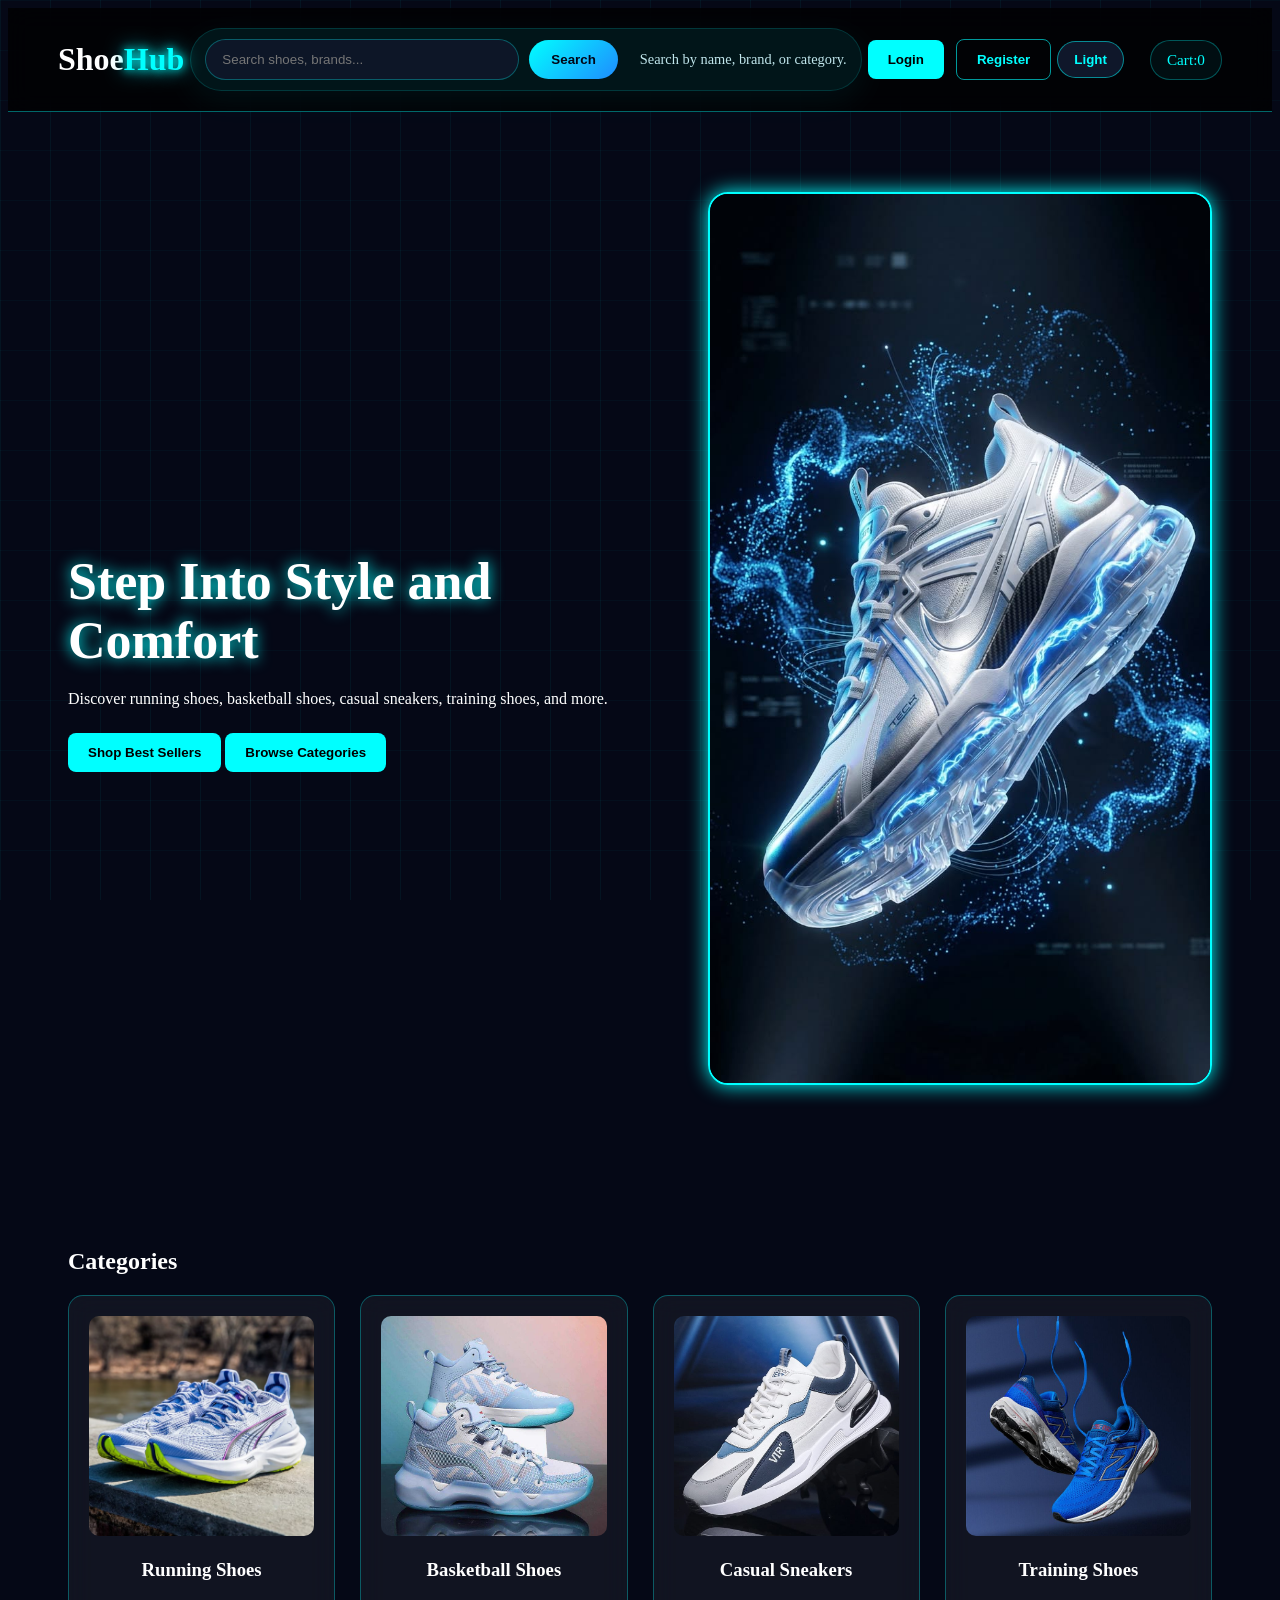
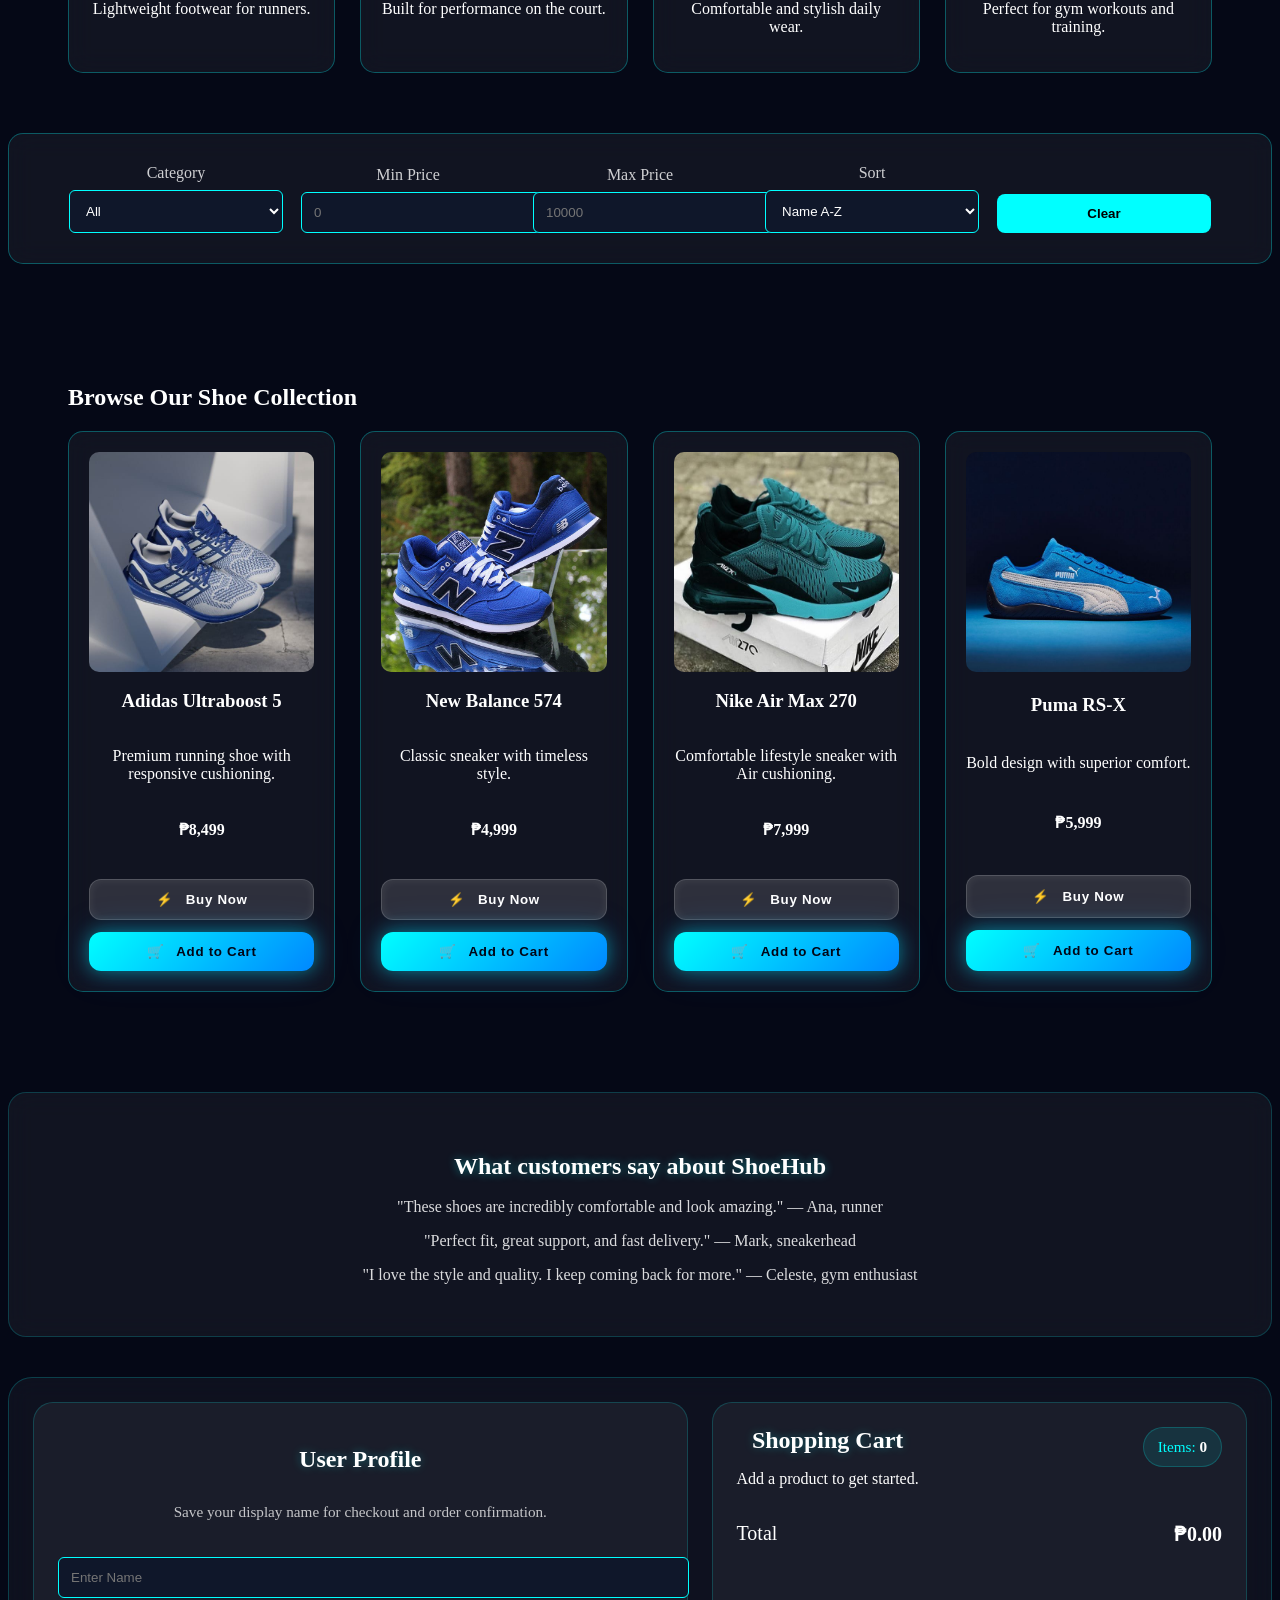
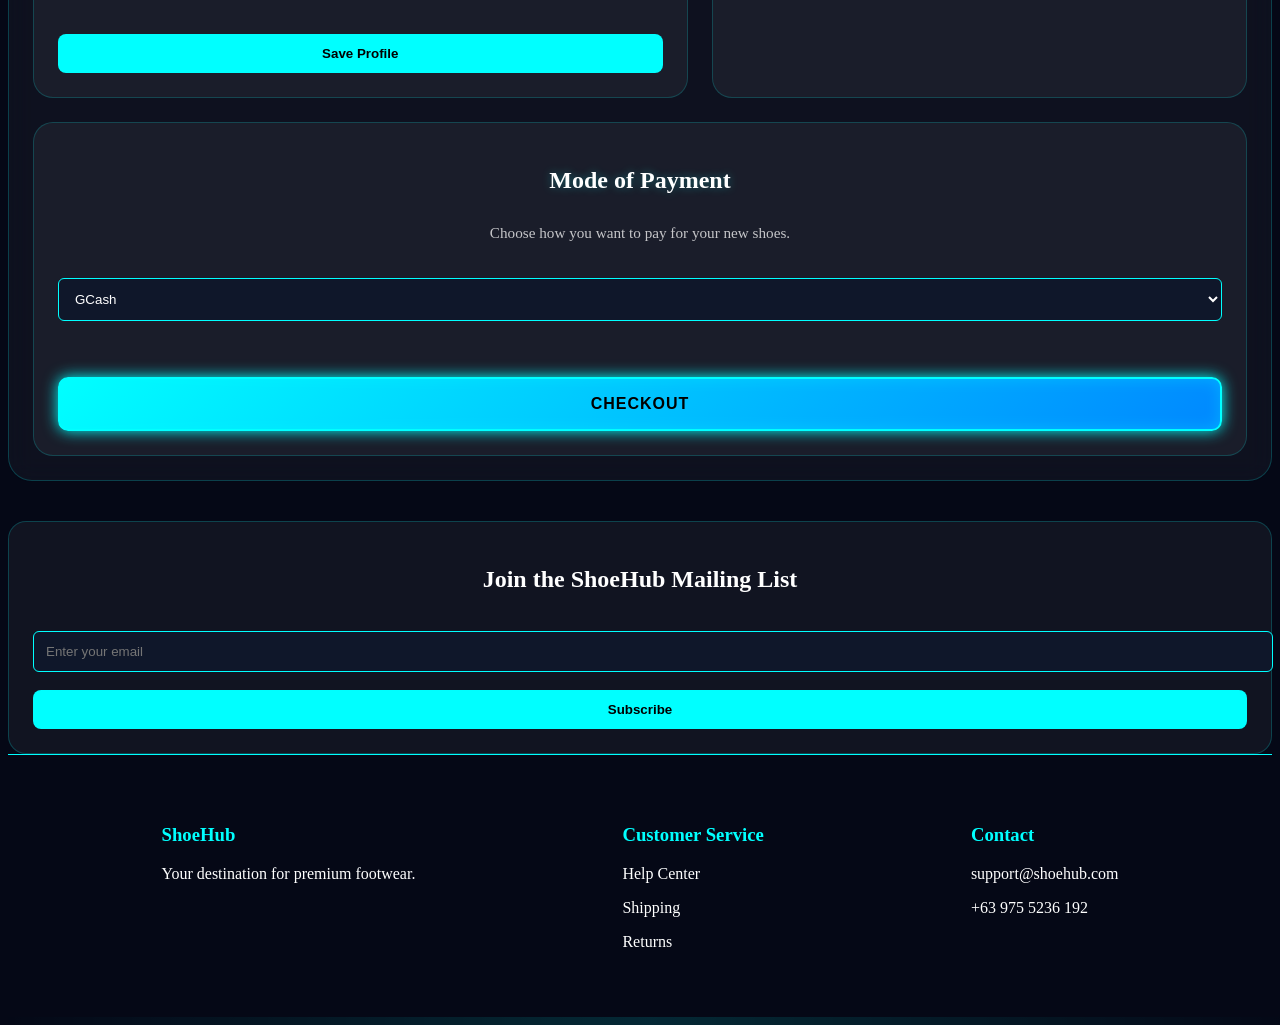
<file: index.html>
<!DOCTYPE html>
<html lang="en">
<head>
<meta charset="UTF-8">
<meta name="viewport" content="width=device-width, initial-scale=1.0">
<title>ShoeHub</title>
<link rel="stylesheet" href="style.css">
</head>
<body>

<header>
    <div class="logo">Shoe<span>Hub</span></div>

    <div class="search-box">
        <input type="text" id="searchInput" placeholder="Search shoes, brands...">
        <button type="button" onclick="searchProduct()">Search</button>
        <span id="searchMessage" class="search-message"></span>
    </div>

    <div class="nav-buttons"></div>
    <button id="themeToggle" class="theme-toggle" type="button">Light</button>
    <div class="cart-badge">Cart: <span id="cart-count">0</span></div>
</header>

<section class="hero">
    <div class="hero-text">
        <h1>Step Into Style and Comfort</h1>
        <p>
            Discover running shoes, basketball shoes,
            casual sneakers, training shoes, and more.
        </p>

        <button class="primary" onclick="document.querySelector('.products').scrollIntoView()">
            Shop Best Sellers
        </button>

        <button onclick="document.querySelector('.categories').scrollIntoView()">
            Browse Categories
        </button>
    </div>

    <div class="hero-image">
        <img src="images/banner.jpg" alt="Stylish shoes">

    </div>
</section>

<section class="categories">
    <h2>Categories</h2>

    <div class="category-grid">

        <div class="card">
            <img src="images/shoes.avif" alt="Running Shoes">
            <h3>Running Shoes</h3>
            <p>Lightweight footwear for runners.</p>
        </div>

        <div class="card">
            <img src="images/basketball-shoes.jpg" alt="Basketball Shoes">
            <h3>Basketball Shoes</h3>
            <p>Built for performance on the court.</p>
        </div>

        <div class="card">
            <img src="images/casual-shoes.avif" alt="Casual Sneakers">
            <h3>Casual Sneakers</h3>
            <p>Comfortable and stylish daily wear.</p>
        </div>

        <div class="card">
            <img src="images/training-shoes.avif" alt="Training Shoes">
            <h3>Training Shoes</h3>
            <p>Perfect for gym workouts and training.</p>
        </div>

    </div>
</section>

<section class="product-controls card">
    <div class="filter-row">
        <div class="filter-group">
            <label for="categoryFilter">Category</label>
            <select id="categoryFilter">
                <option value="All">All</option>
                <option value="Running">Running</option>
                <option value="Basketball">Basketball</option>
                <option value="Casual">Casual</option>
                <option value="Training">Training</option>
            </select>
        </div>
        <div class="filter-group">
            <label for="minPriceFilter">Min Price</label>
            <input id="minPriceFilter" type="number" placeholder="0">
        </div>
        <div class="filter-group">
            <label for="maxPriceFilter">Max Price</label>
            <input id="maxPriceFilter" type="number" placeholder="10000">
        </div>
        <div class="filter-group">
            <label for="sortFilter">Sort</label>
            <select id="sortFilter">
                <option value="name-asc">Name A-Z</option>
                <option value="name-desc">Name Z-A</option>
                <option value="price-asc">Price Low-High</option>
                <option value="price-desc">Price High-Low</option>
            </select>
        </div>
        <div class="filter-group filter-action">
            <button type="button" id="clearFilters">Clear</button>
        </div>
    </div>
</section>

<section class="products">
    <h2>Browse Our Shoe Collection</h2>

    <div class="product-grid">

        <div class="product-card" data-category="Running" data-price="7999">
            <img src="images/nike-air-max.avif" alt="Nike Air Max 270">
            <h3>Nike Air Max 270</h3>
            <p>Comfortable lifestyle sneaker with Air cushioning.</p>
            <h4>₱7,999</h4>

            <div class="product-actions">
                <button class="buy-btn" onclick="buyNow('Nike Air Max 270', 7999)">
                    Buy Now
                </button>

                <button class="cart-btn" onclick="addToCart('Nike Air Max 270', 7999, this)">
                    Add to Cart
                </button>
            </div>
        </div>

        <div class="product-card" data-category="Running" data-price="8499">
            <img src="images/adidas-ultraboost.avif" alt="Adidas Ultraboost">
            <h3>Adidas Ultraboost 5</h3>
            <p>Premium running shoe with responsive cushioning.</p>
            <h4>₱8,499</h4>

            <div class="product-actions">
                <button class="buy-btn" onclick="buyNow('Adidas Ultraboost 5', 8499)">
                    Buy Now
                </button>

                <button class="cart-btn" onclick="addToCart('Adidas Ultraboost 5', 8499, this)">
                    Add to Cart
                </button>
            </div>
        </div>

        <div class="product-card" data-category="Casual" data-price="5999">
            <img src="images/puma-rsx.jpg" alt="Puma RS-X">
            <h3>Puma RS-X</h3>
            <p>Bold design with superior comfort.</p>
            <h4>₱5,999</h4>

            <div class="product-actions">
                <button class="buy-btn" onclick="buyNow('Puma RS-X', 5999)">
                    Buy Now
                </button>

                <button class="cart-btn" onclick="addToCart('Puma RS-X', 5999, this)">
                    Add to Cart
                </button>
            </div>
        </div>

        <div class="product-card" data-category="Casual" data-price="4999">
            <img src="images/newbalance-574.jpg" alt="New Balance 574">
            <h3>New Balance 574</h3>
            <p>Classic sneaker with timeless style.</p>
            <h4>₱4,999</h4>

            <div class="product-actions">
                <button class="buy-btn" onclick="buyNow('New Balance 574', 4999)">
                    Buy Now
                </button>

                <button class="cart-btn" onclick="addToCart('New Balance 574', 4999, this)">
                    Add to Cart
                </button>
            </div>
        </div>

    </div>

</section>

<section class="testimonials card">
    <h2>What customers say about ShoeHub</h2>
    <p>"These shoes are incredibly comfortable and look amazing." — Ana, runner</p>
    <p>"Perfect fit, great support, and fast delivery." — Mark, sneakerhead</p>
    <p>"I love the style and quality. I keep coming back for more." — Celeste, gym enthusiast</p>
</section>

<section class="checkout-panel card">
    <div class="checkout-preview">
        <section class="profile panel-card">
            <h2>User Profile</h2>
            <p class="panel-note">Save your display name for checkout and order confirmation.</p>
            <input type="text" id="username" placeholder="Enter Name">
            <button onclick="saveProfile()">Save Profile</button>
        </section>

        <section class="cart panel-card">
            <div class="cart-header">
                <div>
                    <h2>Shopping Cart</h2>
                    <p id="cart-status">Add a product to get started.</p>
                </div>
                <span class="cart-count">Items: <strong id="cart-count-display">0</strong></span>
            </div>
            <ul id="cart-items"></ul>
            <div class="cart-total">
                <span>Total</span>
                <strong>₱<span id="total">0</span></strong>
            </div>
        </section>
    </div>

    <section class="payment panel-card">
        <h2>Mode of Payment</h2>
        <p class="panel-note">Choose how you want to pay for your new shoes.</p>
        <select id="payment">
            <option>GCash</option>
            <option>Maya</option>
            <option>Cash on Delivery</option>
            <option>Bank Transfer</option>
        </select>
        <div class="checkout-actions">
            <button class="checkout-btn" onclick="goToCheckout()">Checkout</button>
        </div>
    </section>
</section>

<section id="checkoutPrompt" class="checkout-prompt" style="display:none;">
    <div class="prompt-copy">
        <p>Item added to the bag.</p>
        <strong id="promptItemCount">Ready to checkout?</strong>
    </div>
    <button class="checkout-btn" type="button" onclick="goToCheckout()">Go to Checkout</button>
</section>

<section class="newsletter">
    <h2>Join the ShoeHub Mailing List</h2>

    <input type="email" id="email" placeholder="Enter your email">
    <button onclick="subscribe()">Subscribe</button>
</section>

<footer>
    <div>
        <h3>ShoeHub</h3>
        <p>Your destination for premium footwear.</p>
    </div>

    <div>
        <h3>Customer Service</h3>
        <p>Help Center</p>
        <p>Shipping</p>
        <p>Returns</p>
    </div>

    <div>
        <h3>Contact</h3>
        <p>support@shoehub.com</p>
        <p>+63 975 5236 192</p>
    </div>
</footer>

<script src="script.js"></script>

</body>
</html>
</file>
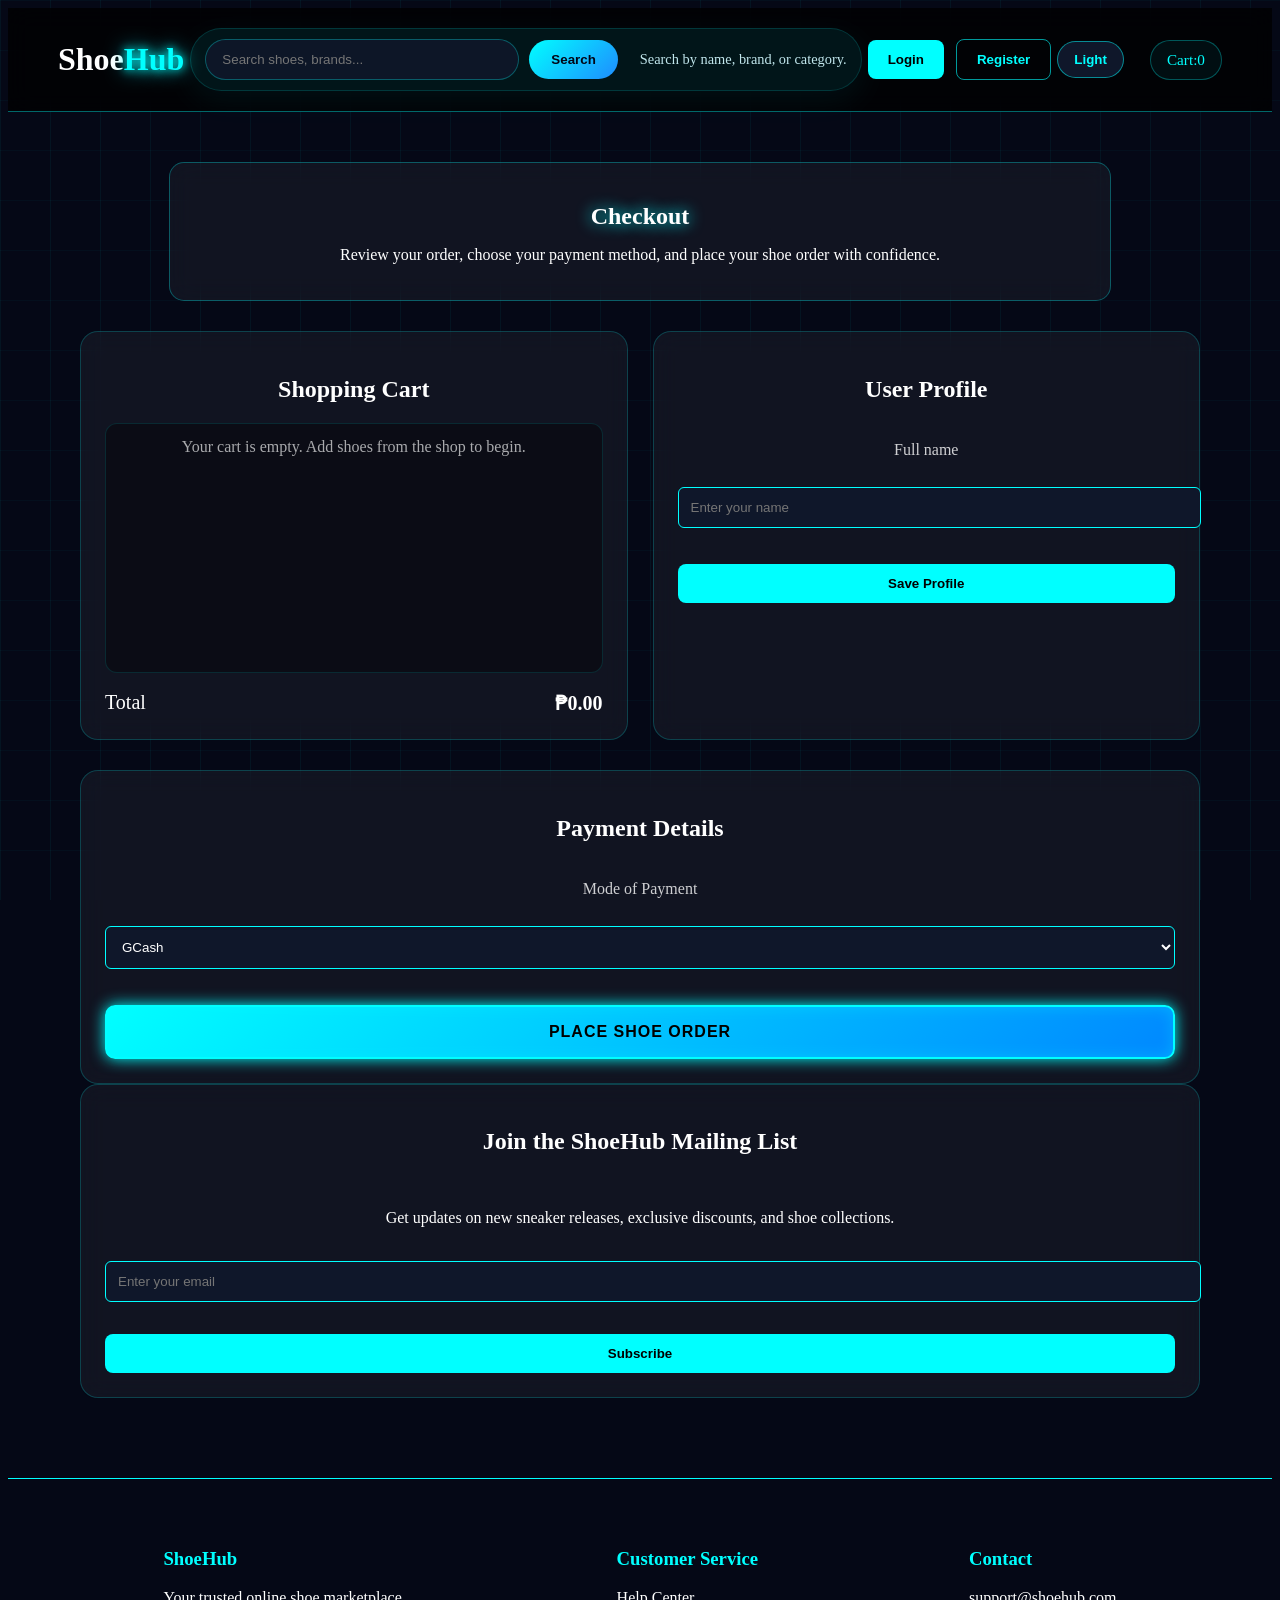
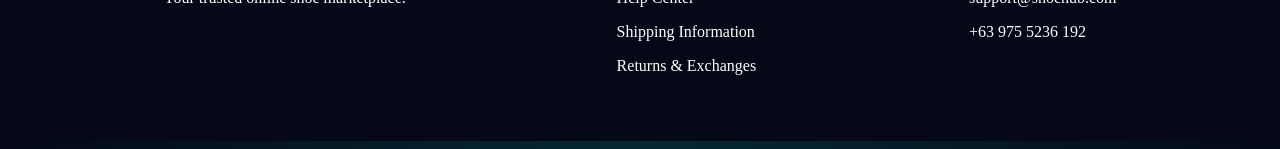
<file: checkout.html>
<!DOCTYPE html>
<html lang="en">
<head>
    <meta charset="UTF-8">
    <meta name="viewport" content="width=device-width, initial-scale=1.0">
    <title>Checkout - ShoeHub</title>
    <link rel="stylesheet" href="style.css">
</head>
<body>

<header>
    <div class="logo">Shoe<span>Hub</span></div>
    <div class="search-box">
        <input type="text" id="searchInput" placeholder="Search shoes, brands...">
        <button type="button" onclick="searchProduct()">Search</button>
        <span id="searchMessage" class="search-message"></span>
    </div>
    <div class="nav-buttons"></div>
    <button id="themeToggle" class="theme-toggle" type="button">Light</button>
    <div class="cart-badge">Cart: <span id="cart-count">0</span></div>
</header>

<main class="checkout-page">
    <section class="checkout-intro card">
        <h1>Checkout</h1>
        <p>Review your order, choose your payment method, and place your shoe order with confidence.</p>
    </section>

    <div class="checkout-grid">
        <section class="cart card">
            <h2>Shopping Cart</h2>
            <div class="cart-list-wrapper">
                <ul id="cart-items"></ul>
                <p class="empty-cart" style="display:none;">Your cart is empty. Add shoes from the shop to begin.</p>
            </div>
            <div class="cart-total">
                <span>Total</span>
                <strong>₱<span id="total">0.00</span></strong>
            </div>
        </section>

        <section class="profile card">
            <h2>User Profile</h2>
            <label for="username">Full name</label>
            <input type="text" id="username" placeholder="Enter your name">
            <button type="button" onclick="saveProfile()">Save Profile</button>
        </section>
    </div>

    <section class="payment card">
        <h2>Payment Details</h2>
        <label for="payment">Mode of Payment</label>
        <select id="payment">
            <option>GCash</option>
            <option>Maya</option>
            <option>Cash on Delivery</option>
            <option>Bank Transfer</option>
        </select>
        <button type="button" class="checkout-btn" onclick="checkout()">Place Shoe Order</button>
    </section>

    <section class="newsletter card">
        <h2>Join the ShoeHub Mailing List</h2>
        <p>Get updates on new sneaker releases, exclusive discounts, and shoe collections.</p>
        <div class="newsletter-form">
            <input type="email" id="email" placeholder="Enter your email">
            <button type="button" onclick="subscribe()">Subscribe</button>
        </div>
    </section>
</main>

<footer>
    <div>
        <h3>ShoeHub</h3>
        <p>Your trusted online shoe marketplace.</p>
    </div>
    <div>
        <h3>Customer Service</h3>
        <p>Help Center</p>
        <p>Shipping Information</p>
        <p>Returns & Exchanges</p>
    </div>
    <div>
        <h3>Contact</h3>
        <p>support@shoehub.com</p>
        <p>+63 975 5236 192</p>
    </div>
</footer>

<div id="orderModal" class="modal" style="display:none;">
    <div class="modal-content order-confirmation">
        <div class="modal-header">
            <h2>✓ Order Confirmed</h2>
            <p>Your order has been placed successfully!</p>
        </div>
        <div class="modal-body">
            <div class="order-section">
                <h3>Order Summary</h3>
                <ul id="modalOrderItems"></ul>
            </div>
            <div class="order-section">
                <p><strong>Customer:</strong> <span id="modalCustomerName"></span></p>
                <p><strong>Payment Method:</strong> <span id="modalPaymentMethod"></span></p>
            </div>
            <div class="order-total">
                <span>Total Amount:</span>
                <strong>₱<span id="modalTotalAmount">0.00</span></strong>
            </div>
            <p class="order-message">Thank you for shopping with ShoeHub! Your shoes will be delivered soon.</p>
        </div>
        <div class="modal-footer">
            <button class="modal-btn" onclick="closeOrderModal()">Continue Shopping</button>
        </div>
    </div>
</div>

<script src="script.js"></script>
<script>
    window.addEventListener("DOMContentLoaded", function() {
        cart = getCart();
        recalcCart();
        updateCartUI();
        loadSavedProfile();
        renderHeaderState();
        applyTheme(getStoredTheme());
        const themeToggle = document.getElementById("themeToggle");
        if (themeToggle) {
            themeToggle.addEventListener("click", toggleTheme);
        }
    });
</script>
</body>
</html>
</file>
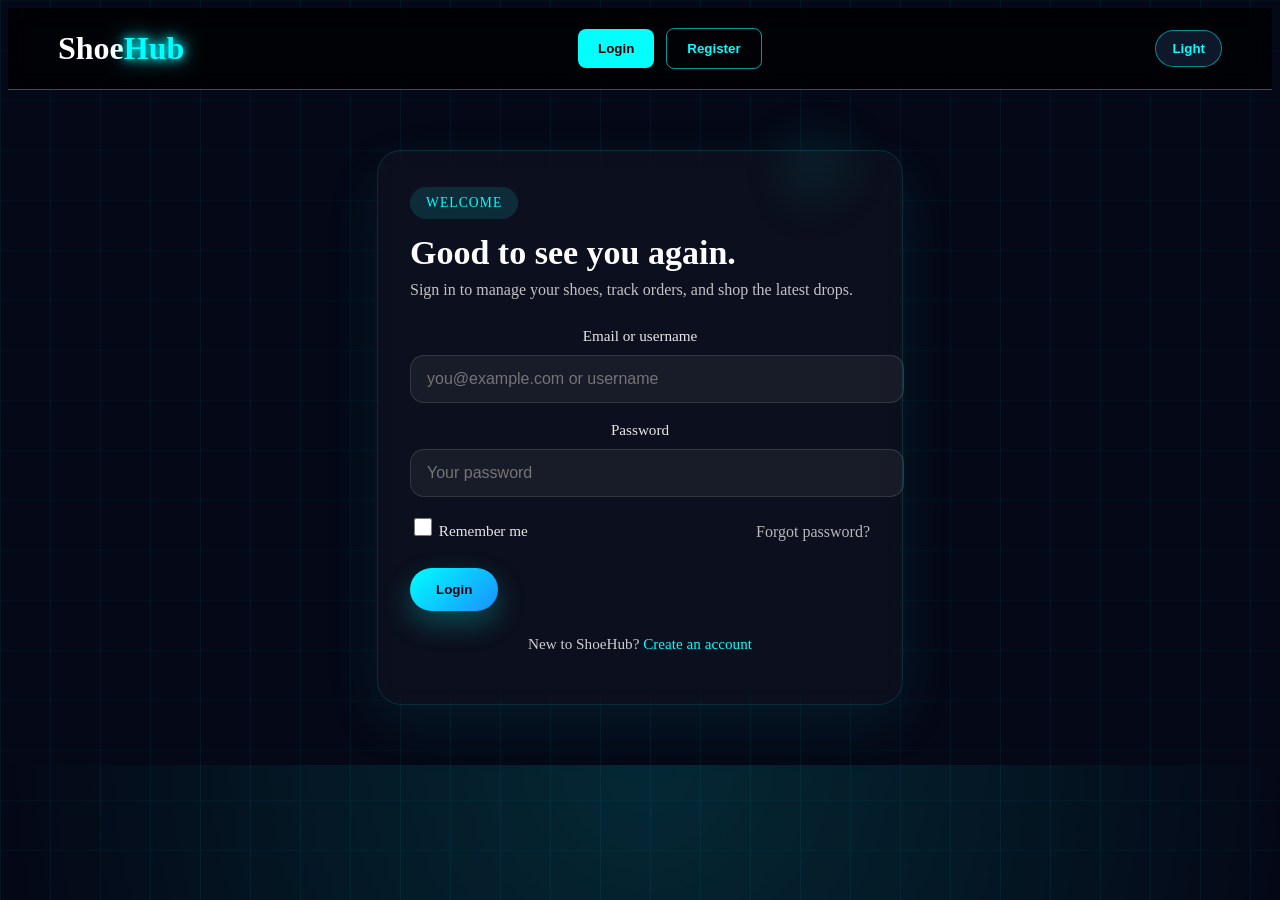
<file: login.html>
﻿<!DOCTYPE html>
<html lang="en">
<head>
    <meta charset="utf-8">
    <meta name="viewport" content="width=device-width,initial-scale=1">
    <title>Login - ShoeHub</title>
    <link rel="stylesheet" href="style.css">
</head>
<body>

<header>
    <div class="logo">Shoe<span>Hub</span></div>
    <div class="nav-buttons"></div>
    <button id="themeToggle" class="theme-toggle" type="button">Light</button>
</header>

<main>
    <section class="auth-container card auth-card">
        <div class="auth-header">
            <span class="welcome-badge">Welcome</span>
            <h1>Good to see you again.</h1>
            <p>Sign in to manage your shoes, track orders, and shop the latest drops.</p>
        </div>

        <form id="loginForm" action="#" method="post" novalidate onsubmit="loginUser(event)">
            <div class="form-group">
                <label for="identifier">Email or username</label>
                <input id="identifier" name="identifier" type="text" placeholder="you@example.com or username" required>
            </div>

            <div class="form-group">
                <label for="password">Password</label>
                <input id="password" name="password" type="password" placeholder="Your password" required>
            </div>

            <div class="form-group remember-row">
                <label>
                    <input type="checkbox" name="remember">
                    Remember me
                </label>
                <a class="muted-link" href="#">Forgot password?</a>
            </div>

            <div class="form-actions">
                <button type="submit">Login</button>
            </div>
        </form>

        <div class="auth-footer">
            <p>New to ShoeHub? <a href="register.html">Create an account</a></p>
        </div>
    </section>
</main>

<script src="script.js"></script>
</body>
</html>
</file>
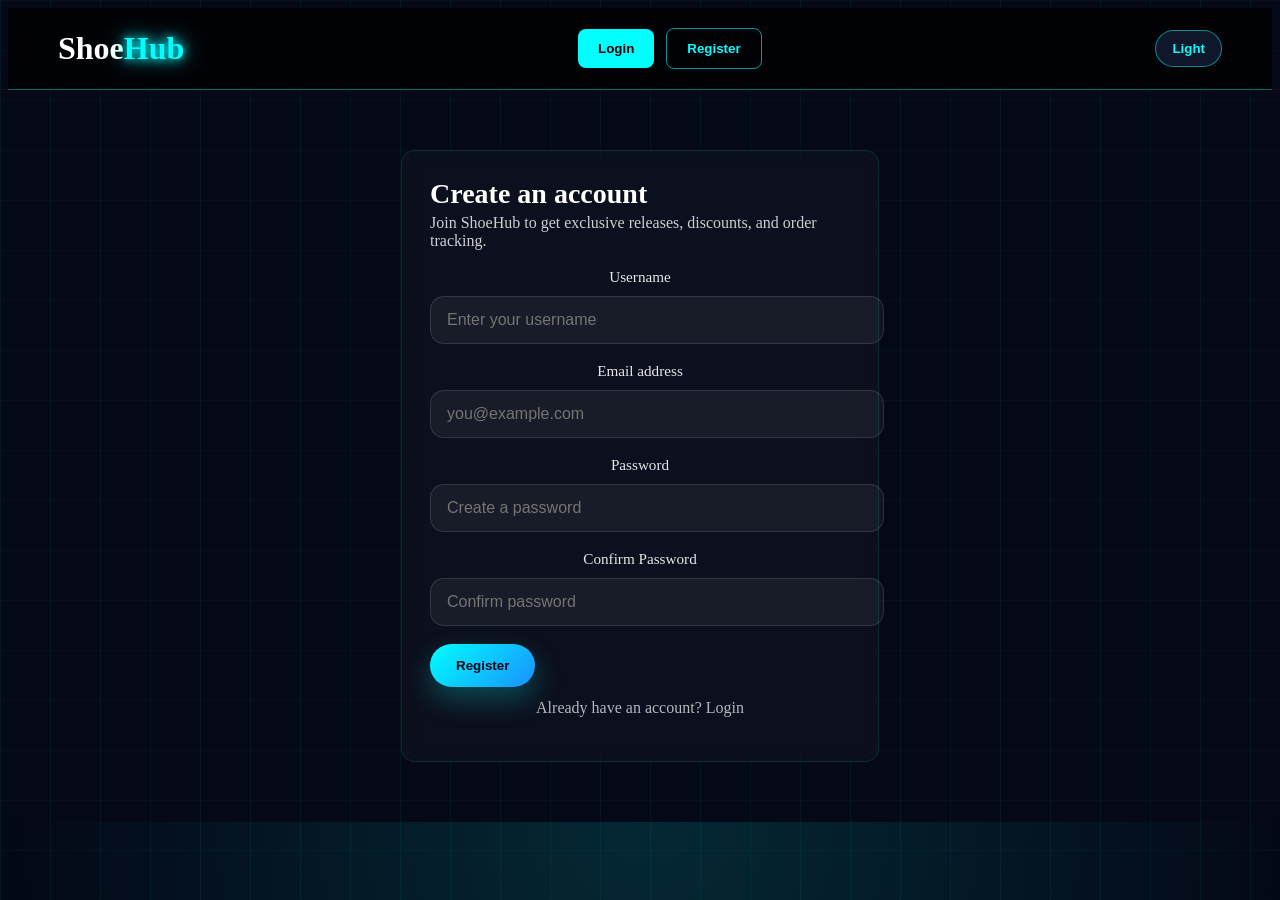
<file: register.html>
﻿<!DOCTYPE html>
<html lang="en">
<head>
    <meta charset="utf-8">
    <meta name="viewport" content="width=device-width,initial-scale=1">
    <title>Register - ShoeHub</title>
    <link rel="stylesheet" href="style.css">
    <style>
        .auth-container{max-width:420px;margin:60px auto;padding:28px;border-radius:14px}
        .auth-header{margin-bottom:18px}
        .auth-header h1{font-size:28px;margin:0 0 6px}
        .auth-header p{margin:0;color:rgba(255,255,255,.8)}
        .form-group{margin-bottom:14px}
        .form-group label{display:block;margin-bottom:8px;color:rgba(255,255,255,.85);font-size:14px}
        .form-actions{display:flex;gap:12px;align-items:center}
        .muted-link{color:rgba(255,255,255,.7);text-decoration:none}
    </style>
</head>
<body>

<header>
    <div class="logo">Shoe<span>Hub</span></div>
    <div class="nav-buttons"></div>
    <button id="themeToggle" class="theme-toggle" type="button">Light</button>
</header>

<main>
    <section class="auth-container card">
        <div class="auth-header">
            <h1>Create an account</h1>
            <p>Join ShoeHub to get exclusive releases, discounts, and order tracking.</p>
        </div>

        <form id="registerForm" action="#" method="post" novalidate onsubmit="registerUser(event)">
            <div class="form-group">
                <label for="username">Username</label>
                <input id="username" name="username" type="text" placeholder="Enter your username" required>
            </div>

            <div class="form-group">
                <label for="email">Email address</label>
                <input id="email" name="email" type="email" placeholder="you@example.com" required>
            </div>

            <div class="form-group">
                <label for="password">Password</label>
                <input id="password" name="password" type="password" placeholder="Create a password" required minlength="8">
            </div>

            <div class="form-group">
                <label for="confirmPassword">Confirm Password</label>
                <input id="confirmPassword" name="confirmPassword" type="password" placeholder="Confirm password" required minlength="8">
            </div>

            <div class="form-actions">
                <button type="submit" class="full-width">Register</button>
            </div>
            <p style="margin-top:12px; color:rgba(255,255,255,.7);">Already have an account? <a class="muted-link" href="login.html">Login</a></p>
        </form>

    </section>
</main>

<script src="script.js"></script>
</body>
</html>
</file>
<file: style.css>
{
    margin:0;
    padding:0;
    box-sizing:border-box;
    font-family:'Segoe UI',sans-serif;
}
body{
    background:#050816;
    color:white;
    overflow-x:hidden;
    position:relative;
}
body::before{
    content:"";
    position:fixed;
    top:0;
    left:0;
    width:100%;
    height:100%;
    background:
    repeating-linear-gradient(
        90deg,
        rgba(0,255,255,0.05) 0px,
        rgba(0,255,255,0.05) 1px,
        transparent 1px,
        transparent 50px
    ),
    repeating-linear-gradient(
        180deg,
        rgba(0,255,255,0.03) 0px,
        rgba(0,255,255,0.03) 1px,
        transparent 1px,
        transparent 50px
    );
    animation:gridMove 15s linear infinite;
    z-index:-2;
}

body::after{
    content:"";
    position:fixed;
    width:100%;
    height:100%;
    background:
    radial-gradient(circle at top,#00ffff22,transparent 60%),
    radial-gradient(circle at bottom,#0088ff22,transparent 60%);
    z-index:-1;
}

body.light-theme{
    background:#f5f7fb;
    color:#111827;
}

body.light-theme header{
    background:rgba(255,255,255,.94);
    border-bottom:1px solid rgba(0,255,255,.15);
}

body.light-theme .logo span{
    color:#0077ff;
    text-shadow:none;
}

body.light-theme .search-box input,
body.light-theme input,
body.light-theme select{
    background:#ffffff;
    color:#111827;
    border:1px solid #cbd5e1;
}

body.light-theme .card,
body.light-theme .product-card,
body.light-theme .newsletter,
body.light-theme .checkout-intro{
    background:rgba(255,255,255,.92);
    border-color:rgba(0,255,255,.1);
    color:#111827;
}

body.light-theme button{
    background:#00b3ff;
    color:#ffffff;
}

body.light-theme .checkout-btn{
    background:linear-gradient(135deg,#0088ff 0%,#00b3ff 100%);
    color:#ffffff;
    border-color:#0088ff;
    box-shadow:0 0 15px rgba(0,136,255,.4),inset 0 0 15px rgba(0,179,255,.2);
}

body.light-theme .checkout-btn:hover{
    box-shadow:0 0 25px rgba(0,136,255,.6),0 0 50px rgba(0,179,255,.4),inset 0 0 20px rgba(0,179,255,.3);
}

body.light-theme .nav-buttons button.nav-welcome{
    border-color:rgba(17,24,39,.15);
}

@keyframes gridMove{
    from{transform:translateY(0);}
    to{transform:translateY(50px);}
}

header{
    display:flex;
    justify-content:space-between;
    align-items:center;
    padding:20px 50px;
    background:rgba(0,0,0,0.75);
    backdrop-filter:blur(12px);
    border-bottom:1px solid rgba(0,255,255,.4);
}

.logo{
    font-size:32px;
    font-weight:bold;
}

.logo span{
    color:#00ffff;
    text-shadow:0 0 10px #00ffff,0 0 20px #00ffff;
}

.search-box{
    display:flex;
    align-items:center;
    gap:10px;
    background:rgba(0,255,255,0.08);
    border:1px solid rgba(0,255,255,0.15);
    border-radius:999px;
    padding:10px 14px;
    box-shadow:0 10px 30px rgba(0,255,255,.06);
}

.search-box input{
    padding:12px 16px;
    width:280px;
    min-width:180px;
    background:rgba(15,23,42,.9);
    color:white;
    border:1px solid rgba(0,255,255,.3);
    border-radius:999px;
}

.search-box button{
    background:linear-gradient(135deg,#00ffff 0%,#1f8cff 100%);
    color:#020617;
    border:none;
    border-radius:999px;
    padding:12px 22px;
    font-weight:700;
    transition:transform .2s ease, box-shadow .2s ease, opacity .2s ease;
}

.search-box button:hover{
    transform:translateY(-2px);
    box-shadow:0 12px 20px rgba(0,255,255,.25);
}

.search-message{
    color:#d2f8ff;
    font-size:0.9rem;
    margin-left:12px;
    white-space:nowrap;
    opacity:.92;
}

.theme-toggle{
    background:#0f172a;
    color:#00ffff;
    border:1px solid rgba(0,255,255,.5);
    padding:10px 16px;
    border-radius:999px;
    cursor:pointer;
    transition:.3s;
}

.theme-toggle:hover{
    box-shadow:0 0 10px rgba(0,255,255,.4);
}

.nav-buttons{
    display:flex;
    gap:12px;
    align-items:center;
}

.nav-buttons button.register{
    background:transparent;
    color:#00ffff;
    border:1px solid rgba(0,255,255,.6);
}

.cart-badge{
    display:inline-flex;
    align-items:center;
    margin-left:20px;
    padding:10px 16px;
    border-radius:999px;
    border:1px solid rgba(0,255,255,.3);
    background:rgba(0,255,255,.05);
    color:#00ffff;
    font-size:0.95rem;
}

.nav-buttons button.nav-welcome{
    background:transparent;
    color:white;
    border:1px solid rgba(255,255,255,.15);
}

button{
    background:#00ffff;
    color:black;
    border:none;
    padding:12px 20px;
    border-radius:8px;
    font-weight:bold;
    cursor:pointer;
    transition:.3s;
}

button:hover{
    transform:translateY(-3px);
    box-shadow:0 0 10px #00ffff,0 0 20px #00ffff,0 0 40px #00ffff;
}

.hero{
    display:flex;
    justify-content:space-between;
    align-items:center;
    padding:80px 60px;
}

.hero-text{
    width:50%;
}

.hero-text h1{
    font-size:52px;
    margin-bottom:20px;
    text-shadow:0 0 15px #00ffff;
}

.hero-text p{
    margin-bottom:25px;
}

.hero-image img{
    width:500px;
    border-radius:20px;
    border:2px solid #00ffff;
    box-shadow:0 0 20px #00ffff;
}

.categories,
.products,
.cart,
.profile{
    padding:60px;
}

.category-grid,
.product-grid{
    display:grid;
    grid-template-columns:repeat(auto-fit,minmax(250px,1fr));
    gap:25px;
}

.card,
.product-card{
    background:rgba(255,255,255,.05);
    backdrop-filter:blur(12px);
    border:1px solid rgba(0,255,255,.3);
    border-radius:15px;
    padding:20px;
    text-align:center;
    transition:.4s;
}

.card:hover,
.product-card:hover{
    transform:translateY(-10px);
    box-shadow:0 0 15px #00ffff,0 0 35px rgba(0,255,255,.5);
}

.product-actions{
    display:flex;
    gap:12px;
    justify-content:center;
    flex-wrap:wrap;
    margin-top:18px;
}

.buy-btn,
.cart-btn{
    min-width:125px;
    flex:1 1 45%;
    border-radius:12px;
    letter-spacing:0.7px;
    padding:12px 18px;
    font-weight:700;
}

.buy-btn{
    background:rgba(255,255,255,.12);
    color:#ffffff;
    border:1px solid rgba(255,255,255,.18);
    box-shadow:inset 0 0 10px rgba(255,255,255,.08);
}

.buy-btn::before{
    content:"⚡";
    margin-right:8px;
}

.buy-btn:hover{
    background:rgba(255,255,255,.18);
}

.cart-btn{
    background:linear-gradient(135deg,#00ffff 0%,#0088ff 100%);
    color:#020617;
    border:none;
    box-shadow:0 0 18px rgba(0,255,255,.4),0 0 35px rgba(0,136,255,.25);
    transition:transform .3s, box-shadow .3s, opacity .3s;
}

.cart-btn::before{
    content:"🛒";
    margin-right:8px;
}

.cart-btn:hover{
    transform:translateY(-3px);
    box-shadow:0 0 25px rgba(0,255,255,.6),0 0 45px rgba(0,136,255,.35);
}

.cart-btn.added{
    background:#ffffff;
    color:#0088ff;
    box-shadow:0 0 35px rgba(0,255,255,.8),0 0 50px rgba(0,136,255,.3);
}

.pulse{
    animation: badgePulse .4s ease-in-out;
}

@keyframes badgePulse{
    0%{transform:scale(1);}
    50%{transform:scale(1.2);}
    100%{transform:scale(1);}
}

.card img,
.product-card img{
    width:100%;
    height:220px;
    object-fit:cover;
    border-radius:10px;
}

input,
select{
    background:#0f172a;
    color:white;
    border:1px solid #00ffff;
    padding:12px;
    border-radius:6px;
}

.product-controls{
    padding:30px 60px;
    margin:0 0 40px;
}

.filter-row{
    display:grid;
    grid-template-columns:repeat(auto-fit,minmax(180px,1fr));
    gap:18px;
    align-items:end;
}

.filter-group label{
    display:block;
    margin-bottom:8px;
    color:rgba(255,255,255,.8);
}

.filter-group input,
.filter-group select{
    width:100%;
}

.filter-action button{
    width:100%;
}

.testimonials{
    padding:40px 60px;
    margin:40px 0 0;
    background:rgba(255,255,255,.05);
    border:1px solid rgba(0,255,255,.18);
    border-radius:18px;
}

.testimonials h2{
    margin-bottom:18px;
    text-shadow:0 0 10px rgba(0,255,255,.4);
}

.testimonials p{
    margin-bottom:12px;
    color:rgba(255,255,255,.85);
}

.newsletter{
    text-align:center;
    padding:60px;
    background:rgba(0,0,0,.8);
    border-top:1px solid #00ffff;
    border-bottom:1px solid #00ffff;
}

footer{
    display:flex;
    justify-content:space-around;
    padding:50px;
    background:#050816;
    border-top:1px solid #00ffff;
}

footer h3{
    color:#00ffff;
}

.checkout-page{
    padding:50px 60px 80px;
    max-width:1120px;
    margin:0 auto;
}

.checkout-intro{
    max-width:900px;
    margin:0 auto 30px;
    text-align:center;
}

.profile button,
.payment button,
.newsletter-form button{
    width:100%;
}

.checkout-btn{
    background:linear-gradient(135deg,#00ffff 0%,#0088ff 100%);
    color:#000;
    font-size:16px;
    font-weight:bold;
    padding:16px 32px;
    border:2px solid #00ffff;
    border-radius:10px;
    cursor:pointer;
    transition:all .4s ease;
    box-shadow:0 0 15px #00ffff,inset 0 0 15px rgba(0,255,255,.3);
    text-transform:uppercase;
    letter-spacing:1px;
    position:relative;
    overflow:hidden;
}

.checkout-btn::before{
    content:"";
    position:absolute;
    top:-50%;
    left:-50%;
    width:200%;
    height:200%;
    background:radial-gradient(circle,rgba(255,255,255,.3),transparent);
    opacity:0;
    transition:opacity .6s ease;
}

.checkout-btn:hover{
    transform:translateY(-5px);
    box-shadow:0 0 25px #00ffff,0 0 50px #0088ff,inset 0 0 20px rgba(0,255,255,.5),0 5px 20px rgba(0,255,255,.3);
    border-color:#00ffff;
    background:linear-gradient(135deg,#00ffff 0%,#0088ff 100%);
}

.checkout-btn:active{
    transform:translateY(-2px);
    box-shadow:0 0 30px #00ffff,0 0 60px #0088ff,inset 0 0 25px rgba(0,255,255,.6);
}

.profile,
.payment,
.newsletter{
    display:flex;
    flex-direction:column;
    gap:18px;
}

.checkout-intro h1{
    margin-bottom:12px;
    text-shadow:0 0 15px #00ffff;
}

.checkout-grid{
    display:grid;
    grid-template-columns:1fr 1fr;
    gap:25px;
    margin-bottom:30px;
}

.profile,
.cart,
.payment,
.newsletter{
    background:rgba(255,255,255,.05);
    border:1px solid rgba(0,255,255,.2);
    border-radius:18px;
    padding:24px;
}

.profile label,
.payment label{
    display:block;
    margin-bottom:10px;
    color:rgba(255,255,255,.8);
}

.profile input,
.payment select,
.newsletter-form input{
    width:100%;
    margin-bottom:18px;
}

.cart-list-wrapper{
    min-height:220px;
    padding:14px;
    border:1px solid rgba(0,255,255,.12);
    border-radius:12px;
    background:rgba(0,0,0,.35);
}

#cart-items{
    list-style:none;
    padding:0;
    margin:0;
}

#cart-items li{
    padding:12px 0;
    border-bottom:1px solid rgba(0,255,255,.1);
}

#cart-items li:last-child{
    border-bottom:none;
}

.empty-cart{
    margin:0;
    color:rgba(255,255,255,.65);
}

.cart-total{
    display:flex;
    justify-content:space-between;
    font-size:20px;
    margin-top:18px;
    color:#fff;
}

.checkout-panel{
    display:grid;
    gap:24px;
    margin:40px 0;
    padding:24px;
    background:rgba(255,255,255,.04);
    border:1px solid rgba(0,255,255,.2);
    border-radius:24px;
}

.checkout-preview{
    display:grid;
    gap:24px;
}

.panel-card{
    background:rgba(255,255,255,.05);
    border:1px solid rgba(0,255,255,.18);
    border-radius:20px;
    padding:24px;
}

.checkout-panel h2,
.panel-card h2{
    margin-bottom:12px;
    text-shadow:0 0 10px rgba(0,255,255,.3);
}

.panel-note{
    margin:0 0 18px;
    color:rgba(255,255,255,.75);
    font-size:0.95rem;
}

.cart-header{
    display:flex;
    justify-content:space-between;
    gap:16px;
    align-items:flex-start;
    margin-bottom:18px;
}

.cart-header h2{
    margin:0;
}

.cart-count{
    background:rgba(0,255,255,.1);
    border:1px solid rgba(0,255,255,.2);
    padding:10px 14px;
    border-radius:999px;
    font-size:0.95rem;
    color:#00ffff;
}

#cart-count-display{
    color:#fff;
}

.checkout-actions{
    margin-top:20px;
}

.checkout-prompt{
    display:flex;
    align-items:center;
    justify-content:space-between;
    gap:20px;
    padding:18px 22px;
    margin-top:24px;
    border:1px solid rgba(0,255,255,.25);
    border-radius:18px;
    background:rgba(0,255,255,.08);
    box-shadow:0 0 25px rgba(0,255,255,.12);
    color:#e8faff;
    opacity:0;
    transform:translateY(20px);
    transition:opacity .35s ease, transform .35s ease;
}

.checkout-prompt.visible{
    opacity:1;
    transform:translateY(0);
}

.checkout-prompt .prompt-copy p{
    margin:0 0 6px;
    font-size:0.95rem;
    color:#ccecff;
}

.checkout-prompt .prompt-copy strong{
    display:block;
    color:#00ffff;
    font-size:1rem;
    letter-spacing:0.02em;
}

.checkout-prompt .checkout-btn{
    min-width:180px;
}

@media (max-width:640px){
    .checkout-prompt{
        flex-direction:column;
        align-items:stretch;
        text-align:center;
    }
}

@media (min-width:980px){
    .checkout-panel{
        grid-template-columns:1fr;
    }

    .checkout-preview{
        display:grid;
        grid-template-columns:1.1fr 0.9fr;
    }
}

@media (max-width:980px){
    .checkout-panel{
        padding:18px;
    }
}

.newsletter-form{
    display:grid;
    gap:14px;
}

.newsletter .button,
.profile button,
.payment button{
    width:100%;
}

.modal{
    position:fixed;
    top:0;
    left:0;
    width:100%;
    height:100%;
    background:rgba(5,8,22,.8);
    backdrop-filter:blur(8px);
    display:flex;
    align-items:center;
    justify-content:center;
    z-index:9999;
}

.modal-content{
    background:rgba(15,23,42,.95);
    border:2px solid #00ffff;
    border-radius:20px;
    padding:0;
    max-width:600px;
    width:90%;
    box-shadow:0 0 40px #00ffff,inset 0 0 20px rgba(0,255,255,.2);
    animation:modalSlideIn .5s ease-out;
}

@keyframes modalSlideIn{
    from{
        opacity:0;
        transform:scale(.9) translateY(-50px);
    }
    to{
        opacity:1;
        transform:scale(1) translateY(0);
    }
}

.order-confirmation{
    text-align:center;
}

.modal-header{
    background:linear-gradient(135deg,rgba(0,255,255,.15) 0%,rgba(0,136,255,.15) 100%);
    border-bottom:1px solid rgba(0,255,255,.2);
    padding:30px 30px 20px;
}

.modal-header h2{
    margin:0 0 8px;
    font-size:32px;
    color:#00ffff;
    text-shadow:0 0 15px #00ffff;
}

.modal-header p{
    margin:0;
    color:rgba(255,255,255,.8);
    font-size:14px;
}

.modal-body{
    padding:30px;
}

.order-section{
    text-align:left;
    margin-bottom:25px;
    padding:20px;
    background:rgba(0,255,255,.05);
    border:1px solid rgba(0,255,255,.15);
    border-radius:12px;
}

.order-section h3{
    margin:0 0 15px;
    color:#00ffff;
    font-size:16px;
}

.order-section p{
    margin:8px 0;
    color:rgba(255,255,255,.9);
    font-size:14px;
}

.order-section p strong{
    color:#00ffff;
}

#modalOrderItems{
    list-style:none;
    padding:0;
    margin:0;
}

#modalOrderItems li{
    display:flex;
    justify-content:space-between;
    padding:10px 0;
    border-bottom:1px solid rgba(0,255,255,.1);
    color:rgba(255,255,255,.85);
    font-size:14px;
}

#modalOrderItems li:last-child{
    border-bottom:none;
}

.order-total{
    display:flex;
    justify-content:space-between;
    align-items:center;
    margin:25px 0;
    padding:20px;
    background:linear-gradient(135deg,rgba(0,255,255,.1) 0%,rgba(0,136,255,.1) 100%);
    border:1px solid rgba(0,255,255,.25);
    border-radius:12px;
    font-size:18px;
}

.order-total strong{
    font-size:24px;
    color:#00ffff;
    text-shadow:0 0 10px #00ffff;
}

.order-message{
    margin:20px 0 0;
    color:rgba(255,255,255,.75);
    font-size:14px;
    font-style:italic;
}

.modal-footer{
    padding:20px 30px 30px;
    text-align:center;
}

.modal-btn{
    background:linear-gradient(135deg,#00ffff 0%,#0088ff 100%);
    color:#000;
    font-size:16px;
    font-weight:bold;
    padding:14px 40px;
    border:2px solid #00ffff;
    border-radius:10px;
    cursor:pointer;
    transition:all .4s ease;
    box-shadow:0 0 15px #00ffff,inset 0 0 15px rgba(0,255,255,.3);
    text-transform:uppercase;
    letter-spacing:1px;
}

.modal-btn:hover{
    transform:translateY(-3px);
    box-shadow:0 0 25px #00ffff,0 0 50px #0088ff,inset 0 0 20px rgba(0,255,255,.5);
}

body.light-theme .modal-content{
    background:rgba(255,255,255,.95);
    border-color:#0088ff;
    box-shadow:0 0 40px rgba(0,136,255,.3),inset 0 0 20px rgba(0,179,255,.1);
}

body.light-theme .modal-header{
    background:linear-gradient(135deg,rgba(0,136,255,.08) 0%,rgba(0,179,255,.08) 100%);
    border-bottom-color:rgba(0,136,255,.15);
}

body.light-theme .modal-header h2{
    color:#0088ff;
    text-shadow:none;
}

body.light-theme .modal-header p{
    color:#333;
}

body.light-theme .order-section{
    background:rgba(0,136,255,.05);
    border-color:rgba(0,136,255,.15);
    color:#333;
}

body.light-theme .order-section h3,
body.light-theme .order-section p strong{
    color:#0088ff;
}

body.light-theme .order-section p{
    color:#555;
}

body.light-theme #modalOrderItems li{
    color:#666;
}

body.light-theme .order-total{
    background:linear-gradient(135deg,rgba(0,136,255,.08) 0%,rgba(0,179,255,.08) 100%);
    border-color:rgba(0,136,255,.2);
}

body.light-theme .order-total strong{
    color:#0088ff;
}

body.light-theme .order-message{
    color:#666;
}

body.light-theme .modal-btn{
    background:linear-gradient(135deg,#0088ff 0%,#00b3ff 100%);
    color:#fff;
    border-color:#0088ff;
    box-shadow:0 0 15px rgba(0,136,255,.3),inset 0 0 15px rgba(0,179,255,.2);
}

body.light-theme .modal-btn:hover{
    box-shadow:0 0 25px rgba(0,136,255,.5),0 0 50px rgba(0,179,255,.3),inset 0 0 20px rgba(0,179,255,.3);
}

@media (max-width:980px){
    .checkout-grid{
        grid-template-columns:1fr;
    }
}

@media (max-width:640px){
    .checkout-page{
        padding:30px 20px 50px;
    }
    header{
        flex-wrap:wrap;
        gap:16px;
        padding:20px 24px;
        justify-content:center;
    }
    .search-box{
        width:100%;
        display:flex;
        gap:12px;
        flex-wrap:wrap;
        align-items:center;
        justify-content:space-between;
    }
    .search-box input{
        flex:1 1 100%;
        min-width:0;
    }
    .search-box button{
        min-width:120px;
        width:auto;
        flex:1 1 auto;
    }
    .search-message{
        width:100%;
        margin-left:0;
        margin-top:8px;
        text-align:center;
        font-size:0.85rem;
    }
    .theme-toggle,
    .cart-badge{
        flex:1 1 140px;
        min-width:140px;
    }
    .nav-buttons{
        width:100%;
        justify-content:center;
    }
}

.matrix-rain{
    position:fixed;
    inset:0;
    pointer-events:none;
    background-image:
    repeating-linear-gradient(
        90deg,
        transparent,
        transparent 95px,
        rgba(0,255,0,.08) 100px
    );
    animation:rain 5s linear infinite;
    z-index:-1;
}

@keyframes rain{
    from{background-position:0 0;}
    to{background-position:0 1000px;}
}

#matrix{
    position:fixed;
    top:0;
    left:0;
    width:100%;
    height:100%;
    z-index:-5;
    opacity:.35;
    pointer-events:none;
}

::-webkit-scrollbar{
    width:8px;
}

::-webkit-scrollbar-thumb{
    background:#00ffff;
    border-radius:10px;
}

::-webkit-scrollbar-track{
    background:#111827;
}

input, select {
    width:100%;
}

.auth-container.card{
    background:rgba(255,255,255,.03);
    border:1px solid rgba(0,255,255,.12);
}

.auth-container .form-group input{
    padding:12px;
    border-radius:8px;
}

.auth-card{
    position:relative;
    max-width:460px;
    margin:60px auto;
    padding:36px 32px;
    background:rgba(255,255,255,.05);
    border:1px solid rgba(0,255,255,.18);
    box-shadow:0 20px 60px rgba(0,255,255,.08);
    border-radius:24px;
}

.auth-card::before{
    content:"";
    position:absolute;
    top:-10px;
    right:-10px;
    width:120px;
    height:120px;
    background:radial-gradient(circle at top left, rgba(0,255,255,.18), transparent 45%);
    filter:blur(24px);
    pointer-events:none;
}

.auth-header{
    margin-bottom:28px;
    text-align:left;
}

.welcome-badge{
    display:inline-flex;
    align-items:center;
    justify-content:center;
    padding:8px 16px;
    margin-bottom:16px;
    background:rgba(0,255,255,.12);
    color:#00ffff;
    border-radius:999px;
    font-size:0.85rem;
    letter-spacing:0.08em;
    text-transform:uppercase;
}

.auth-header h1{
    font-size:34px;
    margin:0 0 10px;
    line-height:1.05;
}

.auth-header p{
    margin:0;
    color:rgba(255,255,255,.75);
    font-size:1rem;
}

.auth-container .form-group{
    margin-bottom:18px;
}

.auth-container .form-group label{
    display:block;
    margin-bottom:10px;
    color:rgba(255,255,255,.9);
    font-size:0.95rem;
}

.auth-container .form-group input{
    padding:14px 16px;
    border-radius:14px;
    background:rgba(255,255,255,.05);
    border:1px solid rgba(255,255,255,.12);
    color:white;
    font-size:1rem;
}

.auth-container .form-group input:focus{
    outline:none;
    border-color:#00ffff;
    box-shadow:0 0 0 4px rgba(0,255,255,.08);
}

.remember-row{
    display:flex;
    justify-content:space-between;
    align-items:center;
    gap:12px;
}

.remember-row label{
    display:flex;
    gap:10px;
    align-items:center;
    color:rgba(255,255,255,.8);
    font-size:0.95rem;
}

.remember-row input[type="checkbox"]{
    width:18px;
    height:18px;
    accent-color:#00ffff;
}

.muted-link{
    color:rgba(255,255,255,.7);
    text-decoration:none;
}

.muted-link:hover{
    color:#00ffff;
}

.form-actions{
    display:flex;
    justify-content:flex-start;
}

.form-actions button{
    width:auto;
    padding:14px 26px;
    border-radius:999px;
    background:linear-gradient(135deg,#00ffff 0%,#1a90ff 100%);
    color:#020617;
    border:none;
    box-shadow:0 12px 28px rgba(0,255,255,.25);
}

.form-actions button:hover{
    transform:translateY(-2px);
}

.auth-footer{
    margin-top:24px;
    text-align:center;
    color:rgba(255,255,255,.8);
    font-size:0.95rem;
}

.auth-footer a{
    color:#00ffff;
    text-decoration:none;
}

.auth-footer a:hover{
    text-decoration:underline;
}
</file>
